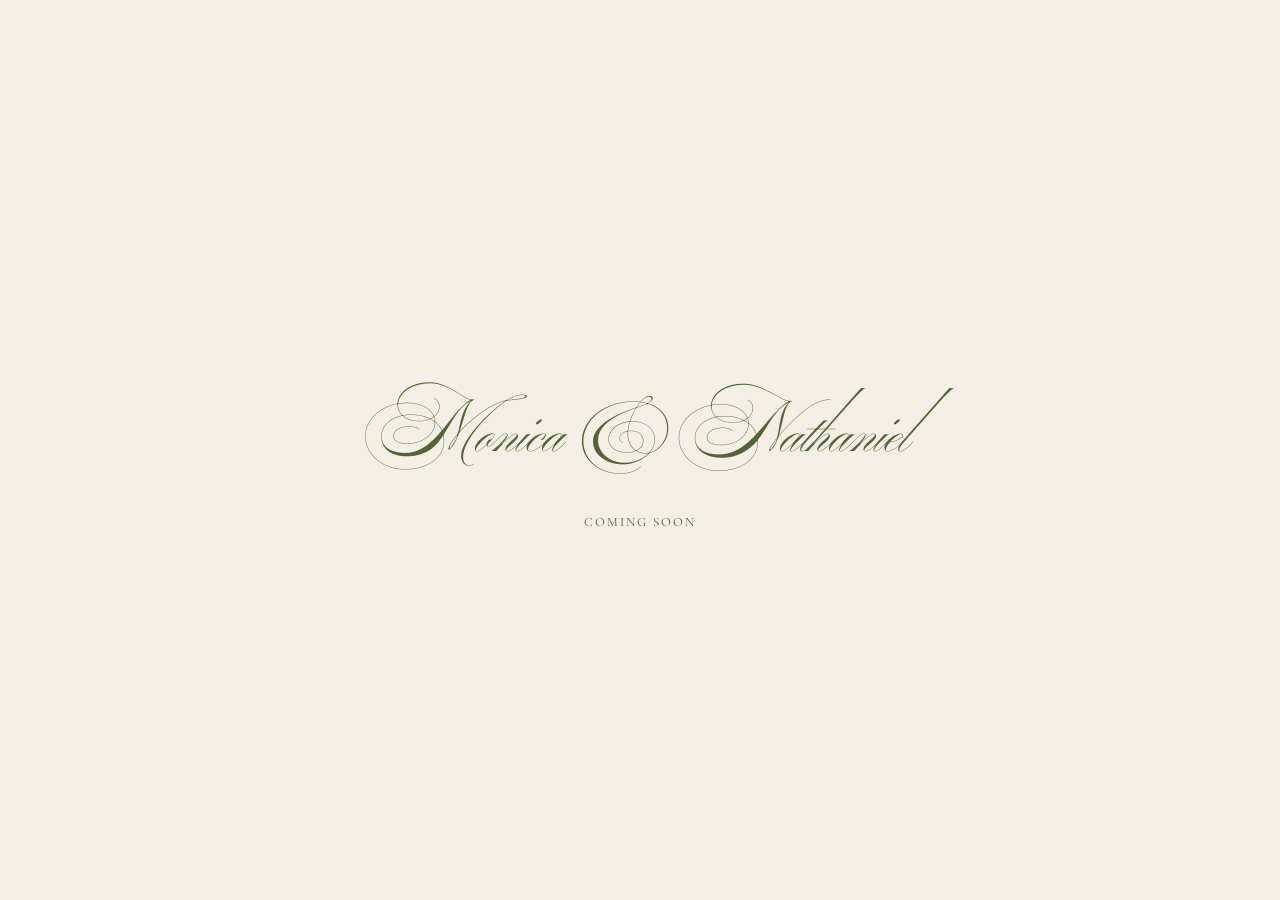
<file: index.html>
<!DOCTYPE html>
<html lang="en">
  <head>
    <meta charset="utf-8" />
    <meta name="viewport" content="width=device-width, initial-scale=1" />
    <title>Monica &amp; Nathaniel</title>
    <link rel="preconnect" href="https://fonts.googleapis.com" />
    <link rel="preconnect" href="https://fonts.gstatic.com" crossorigin />
    <link
      href="https://fonts.googleapis.com/css2?family=Ballet:opsz@16..72&family=Cormorant+Garamond:wght@500&display=swap"
      rel="stylesheet"
    />
    <style>
      body {
        margin: 0;
        min-height: 100vh;
        display: grid;
        place-items: center;
        text-align: center;
        background: #f4efe4;
        color: #556338;
        font-family: "Cormorant Garamond", Georgia, serif;
      }
      h1 { margin: 0; font-family: "Ballet", cursive; font-weight: 400; font-size: clamp(2.6rem, 12vw, 4.5rem); }
      p { margin: 0.5rem 0 0; letter-spacing: 0.16em; text-transform: uppercase; font-size: 0.8rem; }
    </style>
  </head>
  <body>
    <main>
      <h1>Monica &amp; Nathaniel</h1>
      <p>Coming soon</p>
    </main>
  </body>
</html>
</file>
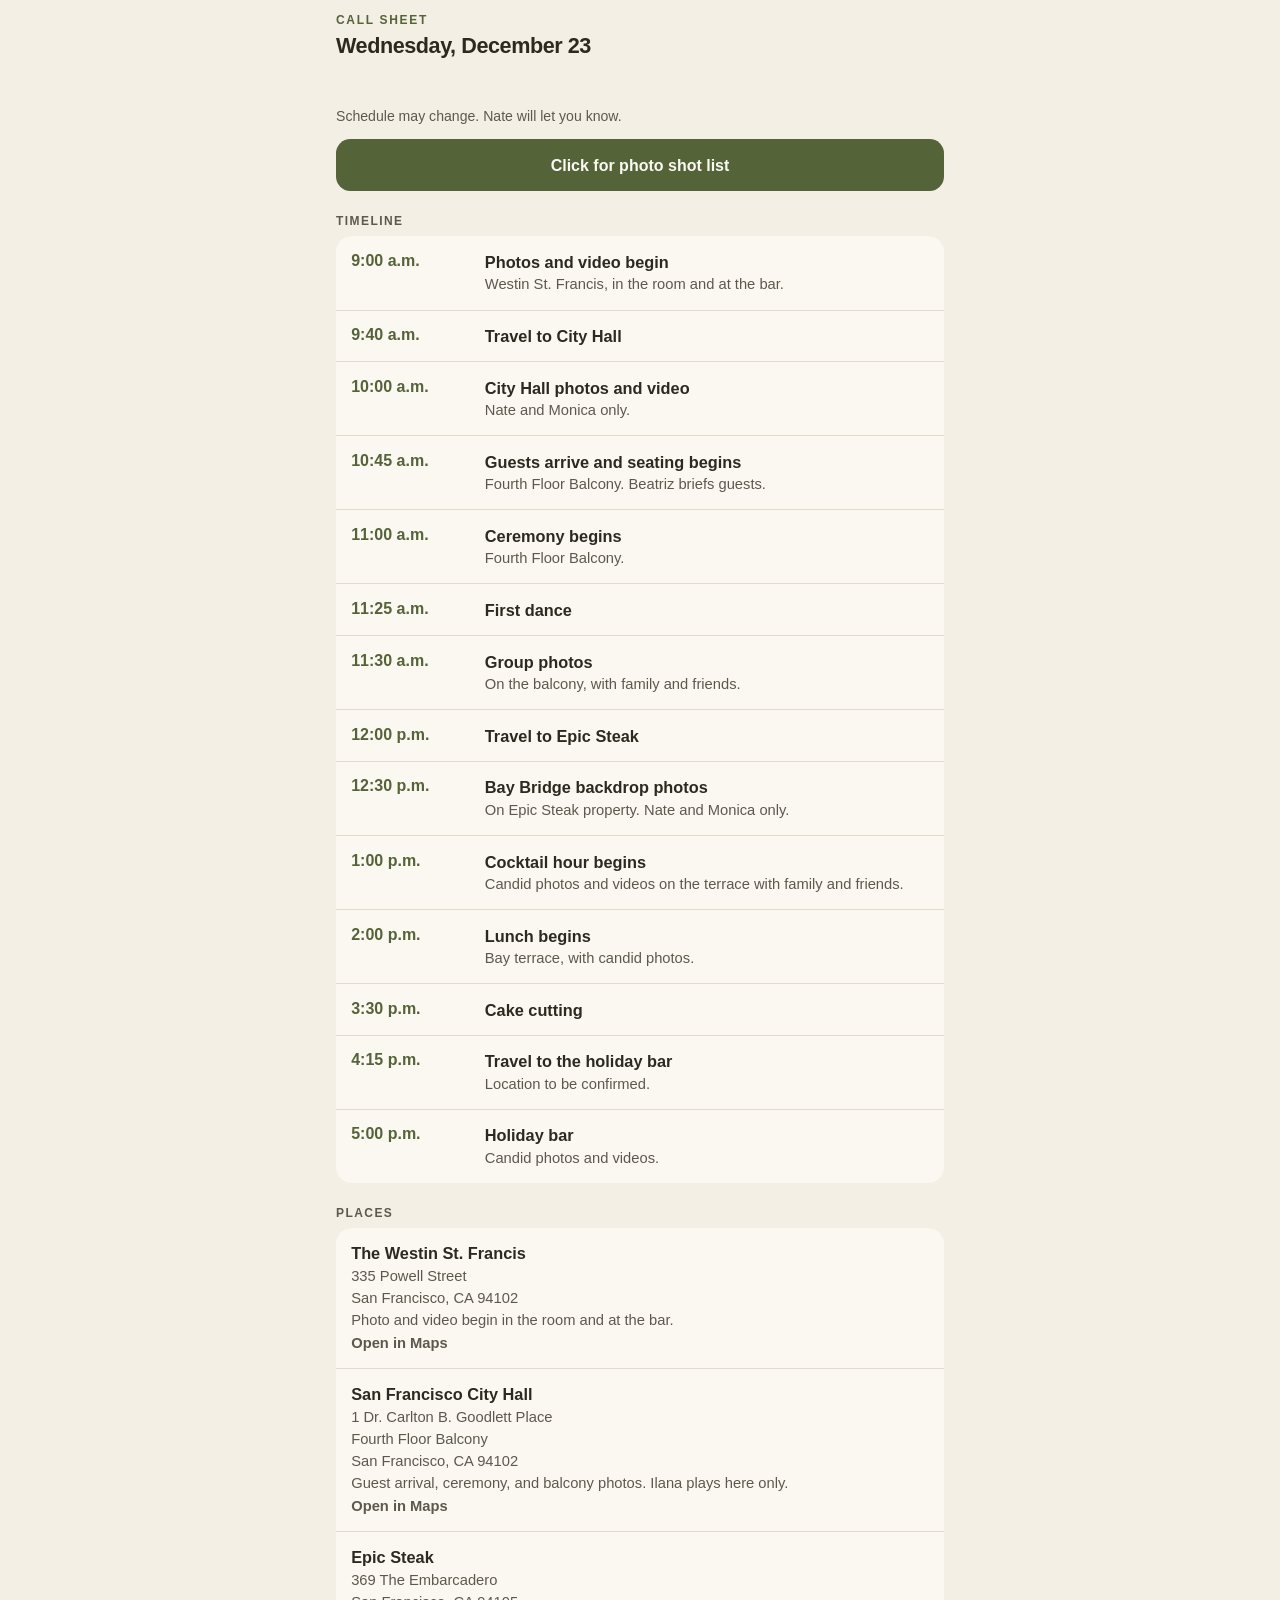
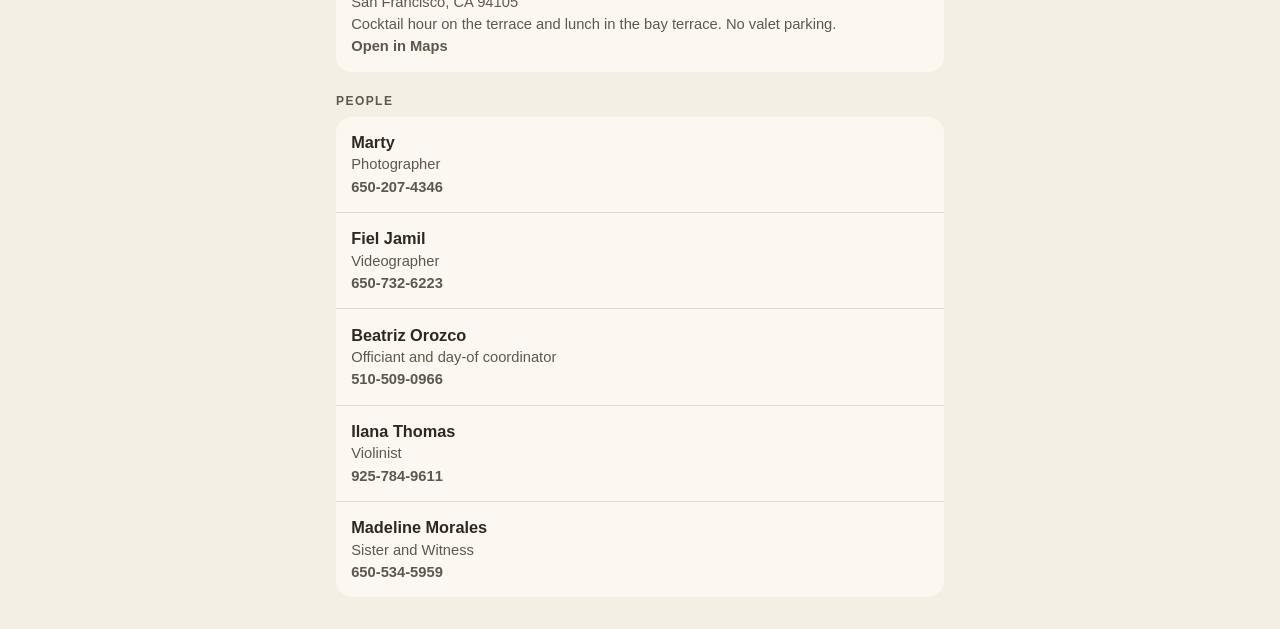
<file: call/index.html>
<!DOCTYPE html>
<html lang="en">
  <head>
    <meta charset="utf-8" />
    <meta name="viewport" content="width=device-width, initial-scale=1, viewport-fit=cover" />
    <meta name="robots" content="noindex, nofollow" />
    <meta name="theme-color" content="#f4efe4" />
    <meta name="apple-mobile-web-app-capable" content="yes" />
    <meta name="mobile-web-app-capable" content="yes" />
    <meta name="apple-mobile-web-app-status-bar-style" content="default" />
    <meta name="apple-mobile-web-app-title" content="Call sheet" />
    <title>Call sheet</title>
    <link rel="stylesheet" href="styles.css?v=4" />
  </head>
  <body>
    <main id="app"></main>
    <script src="data.js?v=4"></script>
    <script src="app.js?v=4"></script>
  </body>
</html>
</file>
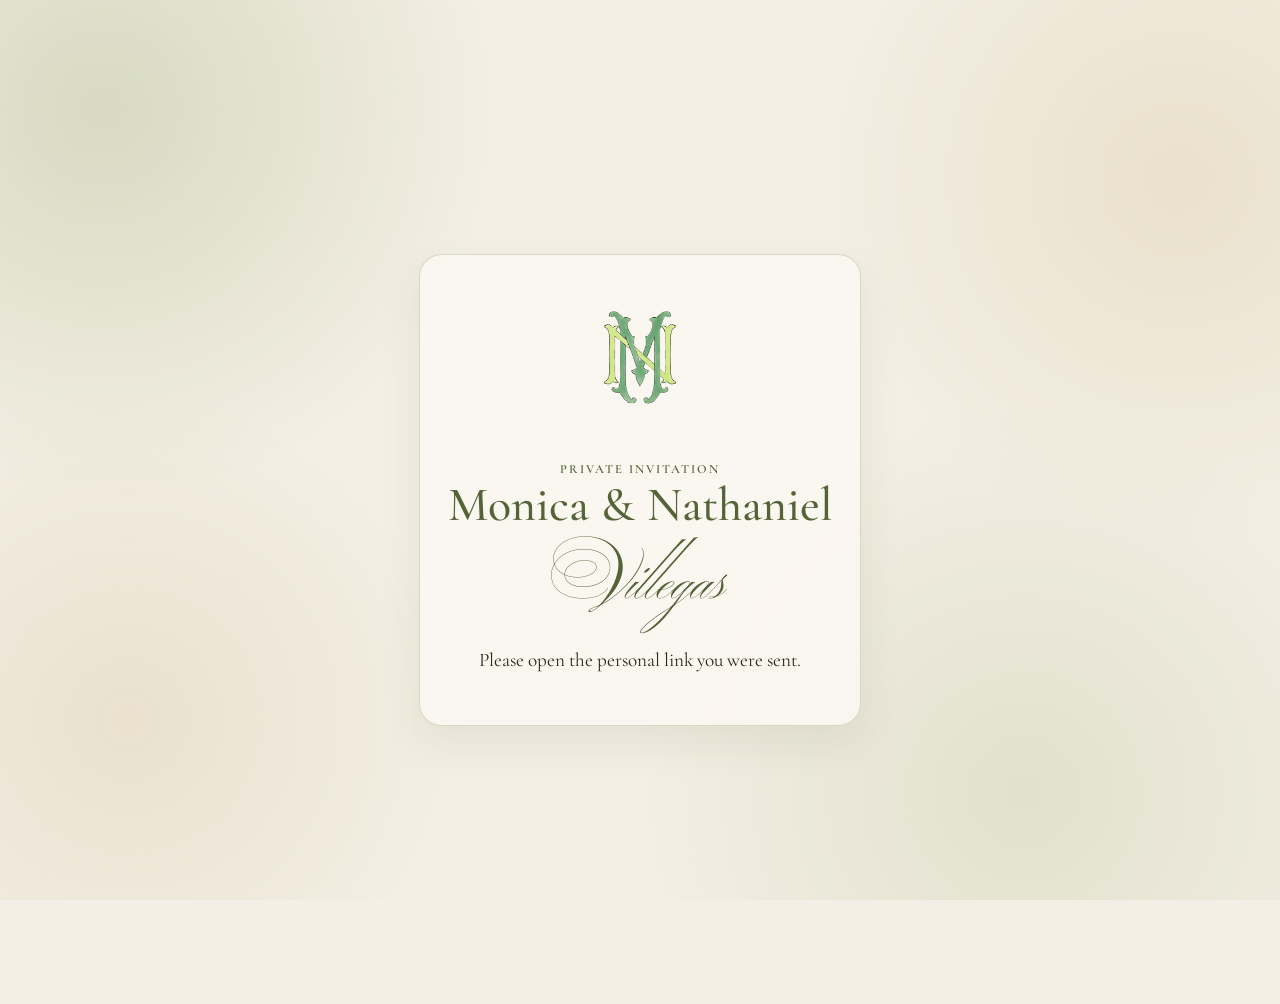
<file: civil/index.html>
<!DOCTYPE html>
<html lang="en">
  <head>
    <meta charset="utf-8" />
    <meta name="viewport" content="width=device-width, initial-scale=1" />
    <meta name="robots" content="noindex, nofollow" />
    <meta name="theme-color" content="#f4efe4" />
    <title>Monica &amp; Nathaniel Villegas</title>
    <link rel="icon" href="assets/monogram.png" />
    <link rel="preconnect" href="https://fonts.googleapis.com" />
    <link rel="preconnect" href="https://fonts.gstatic.com" crossorigin />
    <link
      href="https://fonts.googleapis.com/css2?family=Ballet:opsz@16..72&family=Cormorant+Garamond:ital,wght@0,500;0,600;0,700;1,500&display=swap"
      rel="stylesheet"
    />
    <link rel="stylesheet" href="styles.css?v=5" />
  </head>
  <body>
    <div class="wash" aria-hidden="true"></div>
    <main id="app">
      <p class="loading">Opening the invitation…</p>
    </main>
    <script src="config.js?v=5"></script>
    <script src="app.js?v=5"></script>
  </body>
</html>
</file>
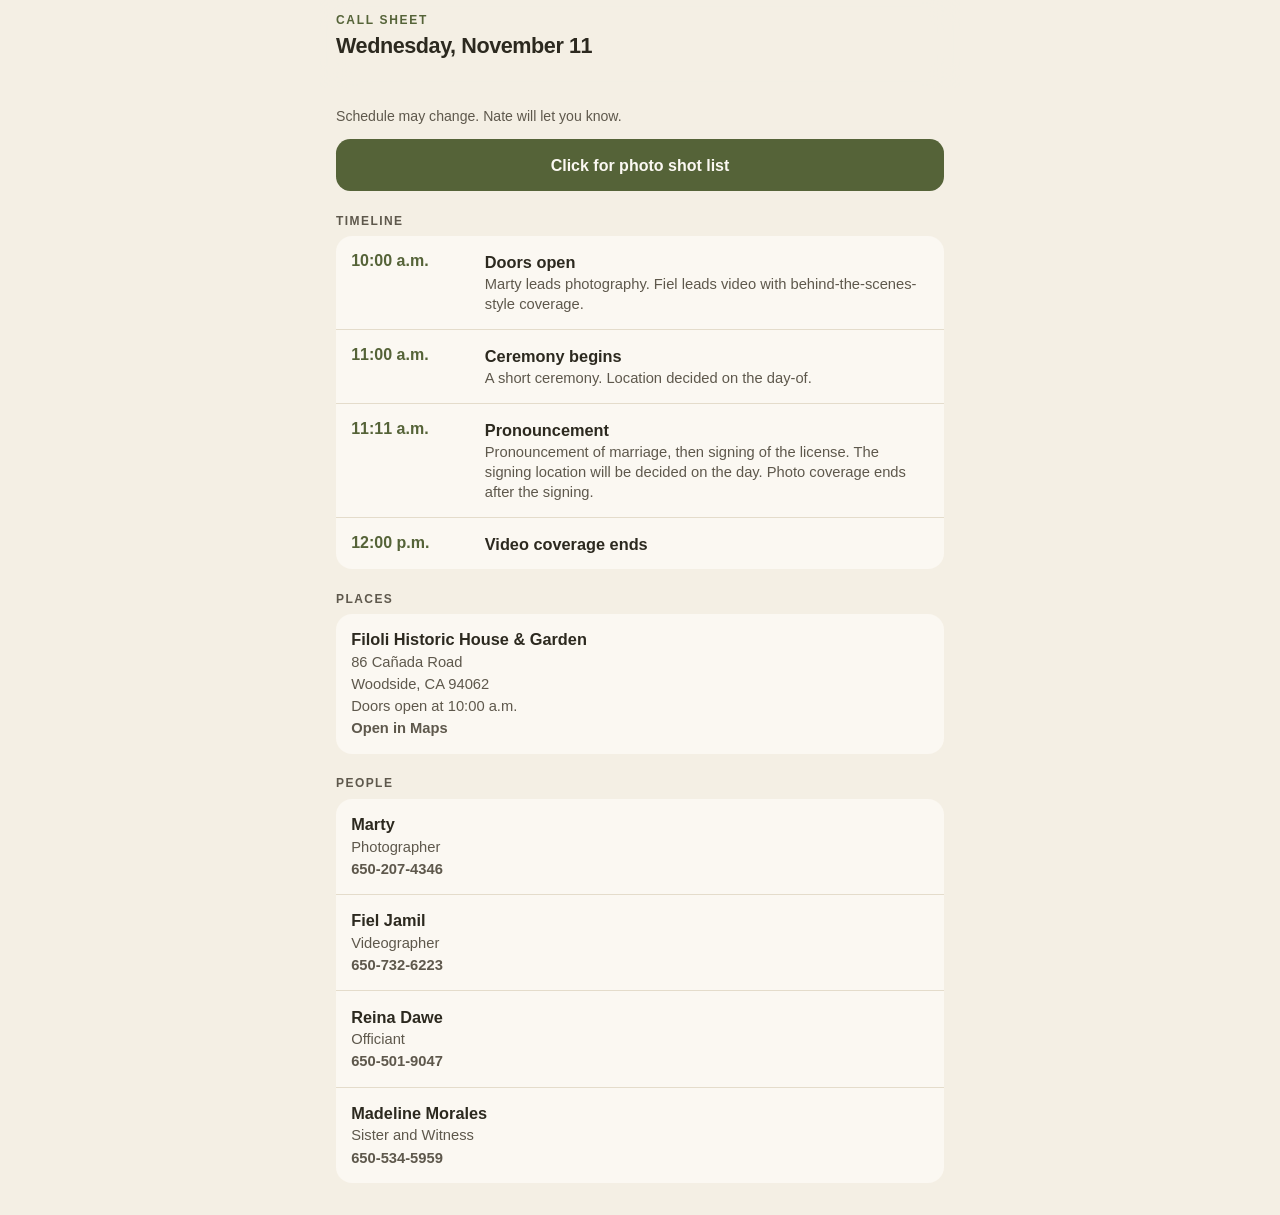
<file: call/1111/index.html>
<!DOCTYPE html>
<html lang="en">
  <head>
    <meta charset="utf-8" />
    <meta name="viewport" content="width=device-width, initial-scale=1, viewport-fit=cover" />
    <meta name="robots" content="noindex, nofollow" />
    <meta name="theme-color" content="#f4efe4" />
    <meta name="apple-mobile-web-app-capable" content="yes" />
    <meta name="mobile-web-app-capable" content="yes" />
    <meta name="apple-mobile-web-app-status-bar-style" content="default" />
    <meta name="apple-mobile-web-app-title" content="Call sheet" />
    <title>Call sheet</title>
    <link rel="stylesheet" href="../styles.css?v=4" />
  </head>
  <body>
    <main id="app"></main>
    <script src="../data.js?v=4"></script>
    <script src="../app.js?v=4"></script>
  </body>
</html>
</file>
<file: call/styles.css>
:root {
  color-scheme: light;
  --cream: #f4efe4;
  --paper: #fbf8f2;
  --ink: #2c291f;
  --muted: #5e584c;
  --line: #e4dccb;
  --deep: #556338;
  --peridot: #8ea36a;
}

* { box-sizing: border-box; }

html { background: var(--cream); }

body {
  margin: 0;
  min-height: 100vh;
  background: var(--cream);
  color: var(--ink);
  font-family: -apple-system, BlinkMacSystemFont, "Segoe UI", sans-serif;
  font-size: 16px;
  line-height: 1.35;
}

main {
  width: min(100%, 40rem);
  margin: 0 auto;
  padding: 0 0 calc(2rem + env(safe-area-inset-bottom));
}

.top {
  position: sticky;
  top: 0;
  z-index: 2;
  padding: calc(0.75rem + env(safe-area-inset-top)) 1rem 0.85rem;
  background: rgba(244, 239, 228, 0.92);
  backdrop-filter: blur(16px);
}

.kicker {
  margin: 0;
  color: var(--deep);
  font-size: 0.75rem;
  font-weight: 650;
  letter-spacing: 0.14em;
  text-transform: uppercase;
}

h1 {
  margin: 0.2rem 0 0.85rem;
  font-size: 1.35rem;
  font-weight: 650;
  letter-spacing: -0.02em;
}

.switch {
  display: flex;
  gap: 0.25rem;
  padding: 0.25rem;
  background: rgba(85, 99, 56, 0.1);
  border-radius: 0.85rem;
}

.switch button {
  flex: 1;
  min-height: 2.75rem;
  border: 0;
  border-radius: 0.65rem;
  background: transparent;
  color: var(--deep);
  font: inherit;
  font-weight: 650;
}

.switch button[aria-selected="true"] {
  background: var(--paper);
  box-shadow: 0 1px 2px rgba(44, 41, 31, 0.12);
}

#day { padding: 0.35rem 1rem 0; }

.notice {
  margin: 0.85rem 0 0;
  color: var(--muted);
  font-size: 0.88rem;
}

.shot, .shot.waiting {
  display: flex;
  align-items: center;
  justify-content: center;
  min-height: 3.25rem;
  margin: 0.85rem 0 0.35rem;
  border-radius: 0.9rem;
  font-weight: 650;
  text-decoration: none;
}

.shot {
  background: var(--deep);
  color: #fbf8f2;
}

.shot.waiting {
  background: transparent;
  color: var(--muted);
  border: 1px dashed var(--line);
}

section { margin-top: 1.35rem; }

h2 {
  margin: 0 0 0.45rem;
  color: var(--muted);
  font-size: 0.75rem;
  font-weight: 650;
  letter-spacing: 0.12em;
  text-transform: uppercase;
}

.timeline, .cards {
  list-style: none;
  margin: 0;
  padding: 0;
  background: var(--paper);
  border-radius: 1rem;
}

.timeline li {
  display: grid;
  grid-template-columns: 7.6rem minmax(0, 1fr);
  gap: 0.35rem 0.75rem;
  padding: 0.9rem 0.95rem;
  border-top: 1px solid var(--line);
}

.timeline li:first-child { border-top: 0; }

time {
  color: var(--deep);
  font-weight: 650;
  font-variant-numeric: tabular-nums;
  line-height: 1.25;
}

.timeline strong, .cards strong { display: block; font-size: 1.02rem; }

.timeline span, .cards span, .cards em {
  display: block;
  margin-top: 0.15rem;
  color: var(--muted);
  font-style: normal;
  font-size: 0.92rem;
}

.cards a, .cards .row {
  display: block;
  width: 100%;
  padding: 0.9rem 0.95rem;
  border: 0;
  border-top: 1px solid var(--line);
  background: transparent;
  color: inherit;
  font: inherit;
  text-align: left;
  text-decoration: none;
}

.cards li:first-child a,
.cards li:first-child .row { border-top: 0; }

.action {
  margin-top: 0.45rem;
  color: var(--deep);
  font-weight: 650;
  font-size: 0.92rem;
}

.empty {
  margin: 0;
  padding: 0.95rem;
  background: var(--paper);
  border-radius: 1rem;
  color: var(--muted);
}

@media (prefers-reduced-motion: reduce) {
  * { scroll-behavior: auto; }
}
</file>
<file: civil/styles.css>
:root {
  --cream: #f4efe4;
  --paper: #fbf8f2;
  --ink: #2c291f;
  --muted: #5e584c;
  --line: #d9d0bf;
  --peridot: #8ea36a;
  --peridot-deep: #556338;
  --shadow: 0 18px 40px rgba(70, 62, 40, 0.08);
  --script: "Ballet", cursive;
  --serif: "Cormorant Garamond", Georgia, serif;
}

* { box-sizing: border-box; }

html { scroll-behavior: smooth; }

body {
  margin: 0;
  min-height: 100vh;
  color: var(--ink);
  background: var(--cream);
  font-family: var(--serif);
  font-size: 1.2rem;
  line-height: 1.55;
}

.wash {
  position: fixed;
  inset: 0;
  pointer-events: none;
  background:
    radial-gradient(circle at 8% 12%, rgba(142, 163, 106, 0.28), transparent 28%),
    radial-gradient(circle at 92% 20%, rgba(196, 176, 122, 0.22), transparent 26%),
    radial-gradient(circle at 80% 88%, rgba(142, 163, 106, 0.18), transparent 30%),
    radial-gradient(circle at 10% 80%, rgba(232, 223, 204, 0.9), transparent 24%);
}

main {
  position: relative;
  width: min(100%, 42rem);
  margin: 0 auto;
  padding: 1.25rem 1.15rem 4rem;
  overflow-x: clip;
}

.loading, .gate {
  min-height: 100vh;
  display: grid;
  place-items: center;
  text-align: center;
  padding: 2rem 0.5rem;
}

.card, .panel {
  background: rgba(251, 248, 242, 0.88);
  border: 1px solid rgba(142, 163, 106, 0.35);
  border-radius: 1.4rem;
  box-shadow: var(--shadow);
}

.panel { padding: 1.4rem 1.15rem 1.5rem; margin: 1rem 0; }

.screen {
  min-height: 100vh;
  min-height: 100svh;
  display: flex;
  flex-direction: column;
  align-items: center;
  justify-content: center;
  text-align: center;
  padding: 2rem 0.25rem;
}

.closing { text-align: center; padding: 2rem 0 1rem; }
.closing h2 { margin-bottom: 0.2rem; }
.signature { margin: 0; font-size: 1.55rem; }
.credit { margin: 1.6rem 0 0; color: var(--muted); font-size: 0.8rem; }

.monogram {
  width: min(62vw, 15rem);
  height: auto;
  display: block;
  margin: 0 auto;
}

.screen .monogram {
  width: min(132vw, 34rem);
  max-width: none;
  margin-left: 50%;
  transform: translateX(-50%);
}

.gate .monogram { width: min(42vw, 9rem); margin-bottom: 0.8rem; }

.scroll-cue {
  margin: 2.5rem 0 0;
  font-size: 0.75rem;
  letter-spacing: 0.3em;
  text-transform: uppercase;
  color: var(--peridot-deep);
  opacity: 0.7;
}

.eyebrow, .kicker {
  margin: 0;
  letter-spacing: 0.16em;
  text-transform: uppercase;
  font-size: 0.78rem;
  font-weight: 600;
  color: var(--peridot-deep);
}

.monogram + .eyebrow { margin-top: 2rem; }

.short-date {
  margin: 0.5rem 0 0;
  font-size: 1.2rem;
  font-weight: 600;
  letter-spacing: 0.16em;
  color: var(--peridot-deep);
}

h1, h2, .script {
  font-family: var(--script);
  font-weight: 400;
  color: var(--peridot-deep);
  line-height: 1.35;
}

h1 {
  font-family: var(--serif);
  font-size: clamp(1.7rem, 8vw, 3rem);
  font-weight: 500;
  line-height: 1.1;
  white-space: nowrap;
  margin: 0;
}
h1 .amp { margin: 0 0.25em; }

h2 { font-size: clamp(2.1rem, 9vw, 2.8rem); text-align: center; margin: 0.2rem 0 1rem; }

.family, .date-line, .invite, .fine {
  margin: 0.35rem auto 0;
  max-width: 34rem;
}

label.field .fine { margin: 0; max-width: none; }
label.attend { align-items: flex-start; white-space: normal; }

.family {
  font-family: var(--script);
  font-size: clamp(3rem, 13vw, 4.2rem);
  letter-spacing: 0;
  text-transform: none;
  color: var(--peridot-deep);
  line-height: 1.2;
  margin-top: 0.9rem;
}

.invite { margin-top: 1.6rem; font-size: 1.35rem; max-width: 22rem; }

.date-line { font-size: 1.45rem; font-style: italic; }

.invite + .date-line { margin-top: 0.9rem; }

.preview-banner {
  margin: 0 0 1rem;
  padding: 0.8rem 1rem;
  border-radius: 0.9rem;
  background: rgba(142, 163, 106, 0.16);
  color: var(--ink);
  font-size: 1.05rem;
}

.preview-banner a { color: var(--peridot-deep); }

.venues { display: grid; gap: 1.4rem; }

.venues, .venue { text-align: center; }

.venue-right {
  padding-top: 1.4rem;
  border-top: 1px solid var(--line);
}

.note { margin: 0.35rem 0 0; font-size: 0.95rem; color: var(--muted); }

.venue .kicker { margin-bottom: 0.35rem; }

.place { margin: 0.1rem 0; }

.time { font-style: italic; color: var(--peridot-deep); margin: 0.6rem 0 0; }

.actions { display: flex; flex-wrap: wrap; justify-content: center; gap: 0.55rem; margin-top: 0.9rem; }

a.button, button {
  appearance: none;
  border: 1px solid var(--peridot-deep);
  background: var(--peridot-deep);
  color: #fbf8f2;
  font-family: var(--serif);
  font-size: 1.05rem;
  letter-spacing: 0.04em;
  text-decoration: none;
  border-radius: 999px;
  padding: 0.7rem 1rem;
  cursor: pointer;
}

button.send {
  display: block;
  width: fit-content;
  margin: 1.1rem auto 0;
}

a.button.secondary, button.secondary {
  background: transparent;
  color: var(--peridot-deep);
}

.timeline { list-style: none; margin: 0; padding: 0; }

.timeline li {
  display: grid;
  grid-template-columns: 7.2rem minmax(0, 1fr);
  gap: 0.15rem 0.45rem;
  align-items: start;
  padding: 0.65rem 0;
  border-top: 1px solid var(--line);
}

.timeline time, .timeline span { min-width: 0; }

.timeline time {
  color: var(--peridot-deep);
  font-style: italic;
  font-size: 0.98rem;
  line-height: 1.25;
  padding-top: 0.12rem;
}

.dress, .transport { text-align: center; }
.panel.transport { margin-bottom: 16vh; }
.transport p { max-width: 24rem; margin-left: auto; margin-right: auto; }

.dress-code {
  margin: 0 0 0.25rem;
  font-size: 1.9rem;
  font-weight: 600;
  letter-spacing: 0.04em;
}

.menu-course h3 {
  margin: 0;
  font-size: 1.05rem;
  font-weight: 700;
  letter-spacing: 0.02em;
}

.menu-note {
  margin: 0.15rem auto 0;
  max-width: 16rem;
  font-size: 0.82rem;
  color: var(--muted);
}

.dress-code { margin: 0 0 0.6rem; font-size: 1.35rem; letter-spacing: 0.14em; text-transform: uppercase; }

.menu-course { margin: 0.95rem auto 1rem; max-width: 16rem; }

.dishes { list-style: none; margin: 0.35rem auto 0; padding: 0; max-width: 16rem; }

.dishes li {
  padding: 0.42rem 0;
  border-top: 1px solid var(--line);
}

.dishes strong { display: block; font-size: 0.95rem; font-weight: 600; }

.dishes span { display: block; color: var(--muted); font-size: 0.82rem; }

.guest-block {
  margin: 1rem 0;
  padding-top: 0.8rem;
  border-top: 1px solid var(--line);
}

.guest-block legend { font-size: 1.9rem; padding: 0 0.3rem; }

.choice-row, .checks { display: grid; gap: 0.45rem; margin: 0.55rem 0 0.8rem; }

label.choice, label.check {
  display: flex;
  gap: 0.65rem;
  align-items: flex-start;
  padding: 0.7rem 0.75rem;
  border: 1px solid var(--line);
  border-radius: 0.8rem;
  background: rgba(255, 255, 255, 0.45);
}

label.field { display: grid; gap: 0.25rem; margin: 0.7rem 0; font-size: 1rem; color: var(--muted); }

label.choice input,
label.check input { width: auto; flex: 0 0 auto; margin-top: 0.2rem; }

input, textarea {
  width: 100%;
  border: 1px solid var(--line);
  background: white;
  color: var(--ink);
  font: inherit;
  font-size: 1.15rem;
  border-radius: 0.75rem;
  padding: 0.75rem 0.8rem;
}

textarea { min-height: 6.5rem; resize: vertical; }

.hp {
  position: absolute;
  left: -10000px;
  top: auto;
  width: 1px;
  height: 1px;
  overflow: hidden;
}

.form-error { color: #7a3b32; margin: 0.4rem 0; }

.success h2 { margin-top: 0; }

.names {
  min-height: 100svh;
  display: flex;
  flex-direction: column;
  align-items: center;
  justify-content: center;
  text-align: center;
  margin: 2rem 0 16vh;
  padding: 2.5rem 0;
}
.floral {
  display: block;
  width: min(112vw, 44rem);
  max-width: none;
  height: auto;
  flex: none;
}
.names-copy { margin: 0.35rem 0.4rem; }
.names .invite { margin-top: 0.7rem; }
.date-line, .date-line strong { font-style: normal; font-weight: 600; }
.date-line { margin-top: 0.15rem; }

.venue-art {
  display: block;
  width: calc(100% + 1.2rem);
  max-width: none;
  height: auto;
  margin: 1.15rem -0.6rem -0.35rem;
}

.menu-block { margin: 0.4rem 0 18vh; text-align: center; }
.menu-block h2 { margin: 0 0 0.45rem; }

.menu-art {
  display: block;
  width: calc(100% + 2.3rem);
  max-width: none;
  height: auto;
  margin-left: -1.15rem;
  margin-right: -1.15rem;
}

.menu-art-top {
  position: relative;
  z-index: 1;
  margin-bottom: -4.15rem;
  pointer-events: none;
}
.menu-copy { position: relative; z-index: 2; display: flow-root; margin: 0 auto 0.4rem; max-width: 17rem; }
.menu-intro { margin: 0.45rem auto 0; max-width: 15rem; font-style: italic; font-size: 0.82rem; line-height: 1.45; }
.menu-copy .menu-course:last-child { margin-bottom: 0.6rem; }

.art { margin: 1.5rem auto; text-align: center; }
.art img { display: block; width: 100%; height: auto; margin: 0 auto; }

.sky {
  position: relative;
  width: calc(100% + 2.3rem);
  height: 100vh;
  height: 100dvh;
  margin: 6vh -1.15rem;
  overflow: hidden;
}

.hero-balloon {
  position: absolute;
  z-index: 3;
  left: 50%;
  top: 50%;
  width: min(62vw, 19rem);
  height: auto;
  transform: translate(-50%, -50%);
  animation: hero-bob 9s ease-in-out infinite alternate;
}

.drifter {
  position: absolute;
  left: 0;
  z-index: 1;
  width: min(30vw, 9rem);
  animation: cross-right 50s linear infinite;
}
.drifter img {
  display: block;
  width: 100%;
  height: auto;
  animation: bob 7s ease-in-out infinite alternate;
}
.drifter-small { top: 30%; animation-delay: -12s; }
.drifter-smaller {
  z-index: 2;
  top: 54%;
  width: min(19vw, 6rem);
  animation-name: cross-left;
  animation-duration: 64s;
  animation-delay: -33s;
}
.drifter-smaller img { animation-duration: 9s; animation-delay: -3s; }

@keyframes cross-right {
  from { transform: translate3d(-130%, 0, 0); }
  to { transform: translate3d(calc(100vw + 40%), 6vh, 0); }
}
@keyframes cross-left {
  from { transform: translate3d(calc(100vw + 10%), 4vh, 0); }
  to { transform: translate3d(-150%, -2vh, 0); }
}
@keyframes bob {
  from { transform: translateY(-8px) rotate(-2.5deg); }
  to { transform: translateY(10px) rotate(2.5deg); }
}
@keyframes hero-bob {
  from { transform: translate(-50%, -54%) rotate(-1.2deg); }
  to { transform: translate(-50%, -46%) rotate(1.2deg); }
}

.art-mistletoe {
  min-height: 100vh;
  min-height: 100svh;
  display: grid;
  place-items: center;
  margin: 6vh auto;
}
.art-mistletoe img { width: min(58vw, 14rem); animation: hang 9s ease-in-out infinite alternate; }

@keyframes hang {
  from { transform: translateY(-6px) rotate(-1.5deg); }
  to { transform: translateY(6px) rotate(1.5deg); }
}

.reveal {
  opacity: 0;
  transform: translateY(28px);
  transition: opacity 1.1s ease, transform 1.1s ease;
}

.reveal.is-visible { opacity: 1; transform: none; }


@media (min-width: 800px) {
  main { padding-top: 2.5rem; }
  .panel { padding: 1.8rem 1.7rem 1.9rem; }
  .venue-art { width: 100%; margin-left: 0; margin-right: 0; }
}
</file>
